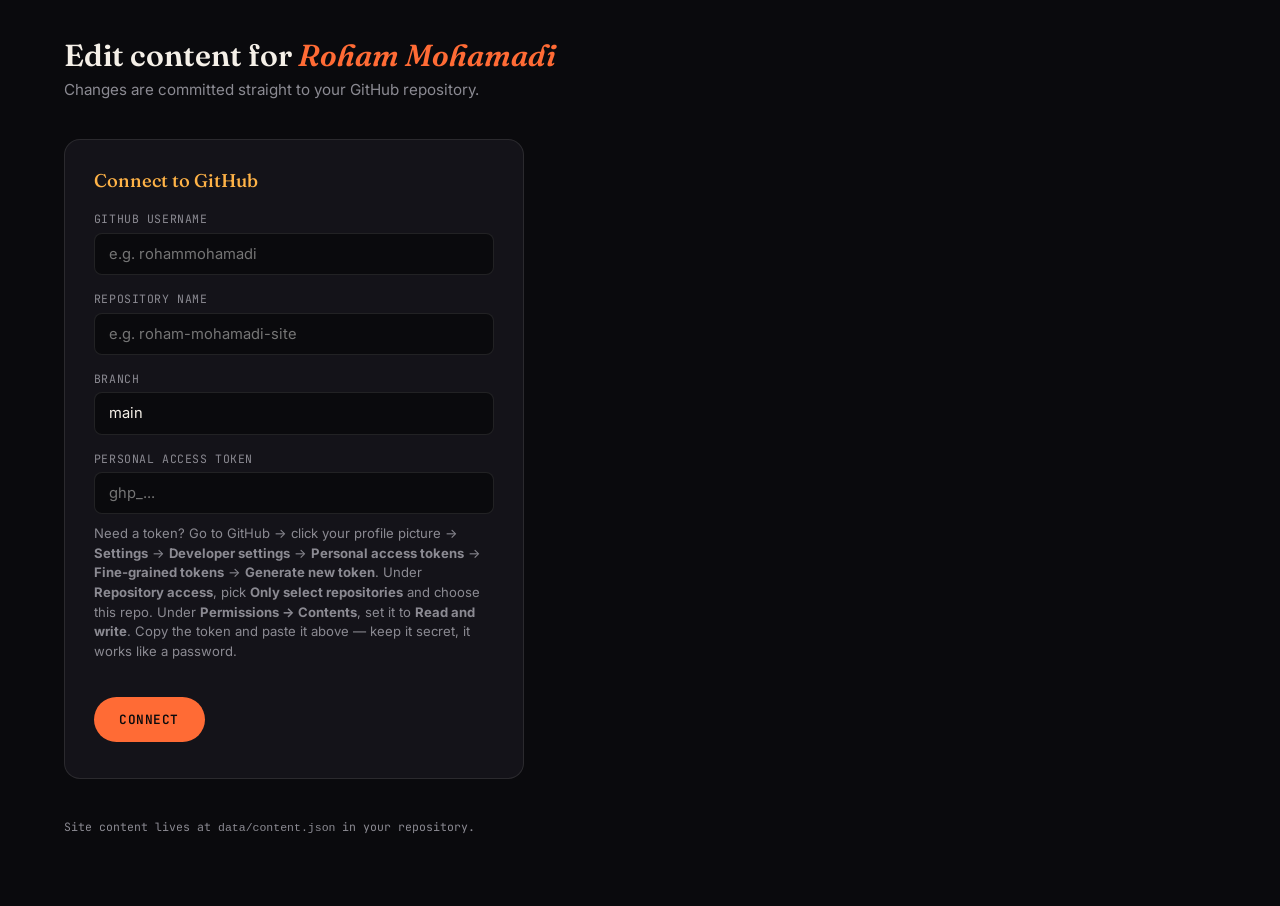
<file: admin/index.html>
<!DOCTYPE html>
<html lang="en">
<head>
<meta charset="UTF-8">
<meta name="viewport" content="width=device-width, initial-scale=1.0">
<title>Edit Content — Roham Mohamadi</title>
<meta name="robots" content="noindex, nofollow">
<link rel="preconnect" href="https://fonts.googleapis.com">
<link rel="preconnect" href="https://fonts.gstatic.com" crossorigin>
<link href="https://fonts.googleapis.com/css2?family=Fraunces:ital,opsz,wght@0,9..144,500;0,9..144,600;1,9..144,500&family=Inter:wght@400;500;600&family=JetBrains+Mono:wght@400;500&display=swap" rel="stylesheet">
<style>
  :root{
    --void:#0a0a0d; --panel:#141319; --panel-2:#1c1a22;
    --orange:#ff6b35; --amber:#ffb347; --bone:#f5f0e8; --gray:#8b8a92;
    --line:rgba(245,240,232,0.1);
    --display:"Fraunces", Georgia, serif;
    --body:"Inter", -apple-system, sans-serif;
    --mono:"JetBrains Mono", monospace;
  }
  *{box-sizing:border-box;}
  body{
    margin:0; background:var(--void); color:var(--bone);
    font-family:var(--body); min-height:100vh;
    padding:4vh 5vw 8vh;
  }
  h1{font-family:var(--display); font-weight:600; font-size:1.9rem; margin:0 0 0.4rem;}
  h1 span{color:var(--orange); font-style:italic;}
  .sub{color:var(--gray); margin:0 0 2.5rem; font-size:0.95rem;}
  .card{
    background:var(--panel); border:1px solid var(--line); border-radius:16px;
    padding:1.8rem; margin-bottom:1.4rem; max-width:640px;
  }
  .card h2{
    font-family:var(--display); font-weight:500; font-size:1.15rem;
    margin:0 0 1.2rem; color:var(--amber);
  }
  label{
    display:block; font-family:var(--mono); font-size:0.72rem;
    letter-spacing:0.05em; text-transform:uppercase; color:var(--gray);
    margin:1rem 0 0.4rem;
  }
  label:first-of-type{margin-top:0;}
  input[type=text], input[type=password], input[type=number], textarea{
    width:100%; background:var(--void); border:1px solid var(--line);
    border-radius:8px; padding:0.7rem 0.9rem; color:var(--bone);
    font-family:var(--body); font-size:0.92rem; resize:vertical;
    transition:border-color 0.25s ease;
  }
  input:focus, textarea:focus{outline:none; border-color:var(--orange);}
  textarea{min-height:70px; line-height:1.5;}
  .row2{display:grid; grid-template-columns:1fr 1fr; gap:1rem;}
  .btn{
    font-family:var(--mono); font-size:0.8rem; letter-spacing:0.04em;
    text-transform:uppercase; padding:0.85rem 1.6rem; border-radius:999px;
    border:none; cursor:pointer; transition:transform 0.25s ease, opacity 0.25s ease;
  }
  .btn-primary{background:var(--orange); color:var(--void); font-weight:600;}
  .btn-primary:hover{transform:translateY(-2px);}
  .btn-primary:disabled{opacity:0.5; cursor:not-allowed; transform:none;}
  .btn-ghost{background:transparent; border:1px solid var(--line); color:var(--bone);}
  .btn-ghost:hover{border-color:var(--orange); color:var(--orange);}
  .msg{
    font-family:var(--mono); font-size:0.82rem; padding:0.9rem 1rem;
    border-radius:10px; margin-bottom:1.4rem; max-width:640px; display:none;
  }
  .msg.show{display:block;}
  .msg.ok{background:rgba(255,107,53,0.12); border:1px solid rgba(255,107,53,0.35); color:var(--amber);}
  .msg.err{background:rgba(255,80,80,0.1); border:1px solid rgba(255,80,80,0.35); color:#ff8080;}
  .top-bar{display:flex; justify-content:space-between; align-items:center; flex-wrap:wrap; gap:1rem; margin-bottom:1.5rem; max-width:640px;}
  .hint{color:var(--gray); font-size:0.82rem; margin-top:0.6rem; line-height:1.5;}
  .hint a{color:var(--orange);}
  #app{display:none;}
  #loginScreen .card{max-width:460px;}
  footer{margin-top:2.5rem; color:var(--gray); font-family:var(--mono); font-size:0.72rem;}
  .section-actions{position:sticky; bottom:0; background:linear-gradient(to top, var(--void) 60%, transparent); padding:1.5rem 0 0.5rem; max-width:640px;}
  .ach-block{padding:0.9rem 0; border-top:1px solid var(--line);}
  .ach-block:first-child{border-top:none; padding-top:0;}
  .ach-preview{
    width:100%; max-width:180px; aspect-ratio:4/3; border-radius:8px;
    background:var(--void); border:1px solid var(--line);
    display:flex; align-items:center; justify-content:center;
    overflow:hidden; margin-top:0.5rem; color:var(--gray); font-size:0.72rem; font-family:var(--mono);
  }
  .ach-preview img{width:100%; height:100%; object-fit:cover;}
  input[type=file]{
    width:100%; background:var(--void); border:1px solid var(--line);
    border-radius:8px; padding:0.6rem 0.8rem; color:var(--gray);
    font-family:var(--body); font-size:0.85rem;
  }
</style>
</head>
<body>

<h1>Edit content for <span>Roham Mohamadi</span></h1>
<p class="sub">Changes are committed straight to your GitHub repository.</p>

<div id="loginScreen">
  <div class="msg err" id="loginError"></div>
  <div class="card">
    <h2>Connect to GitHub</h2>
    <label for="ghOwner">GitHub username</label>
    <input type="text" id="ghOwner" placeholder="e.g. rohammohamadi">
    <label for="ghRepo">Repository name</label>
    <input type="text" id="ghRepo" placeholder="e.g. roham-mohamadi-site">
    <label for="ghBranch">Branch</label>
    <input type="text" id="ghBranch" value="main">
    <label for="ghToken">Personal access token</label>
    <input type="password" id="ghToken" placeholder="ghp_...">
    <p class="hint">
      Need a token? Go to GitHub &rarr; click your profile picture &rarr;
      <b>Settings</b> &rarr; <b>Developer settings</b> &rarr;
      <b>Personal access tokens</b> &rarr; <b>Fine-grained tokens</b> &rarr;
      <b>Generate new token</b>. Under <b>Repository access</b>, pick
      <b>Only select repositories</b> and choose this repo. Under
      <b>Permissions &rarr; Contents</b>, set it to <b>Read and write</b>.
      Copy the token and paste it above &mdash; keep it secret, it works like a password.
    </p>
    <div class="section-actions" style="position:static; background:none; padding-top:1.4rem;">
      <button class="btn btn-primary" onclick="connect()">Connect</button>
    </div>
  </div>
</div>

<div id="app">
  <div class="top-bar">
    <span class="hint" id="repoLabel"></span>
    <button class="btn btn-ghost" onclick="logout()">Log out</button>
  </div>
  <div class="msg" id="statusMsg"></div>

  <div class="card">
    <h2>Hero</h2>
    <label>Eyebrow line</label>
    <input type="text" id="f_hero_eyebrow">
    <div class="row2">
      <div><label>First name</label><input type="text" id="f_hero_firstName"></div>
      <div><label>Last name</label><input type="text" id="f_hero_lastName"></div>
    </div>
    <label>Subtitle</label>
    <textarea id="f_hero_subtitle"></textarea>
  </div>

  <div class="card">
    <h2>About</h2>
    <label>Lead paragraph</label>
    <textarea id="f_about_lead"></textarea>
    <label>Detail paragraph</label>
    <textarea id="f_about_detail"></textarea>
  </div>

  <div class="card">
    <h2>Biography Archive Page</h2>
    <label>Page title</label>
    <input type="text" id="f_biography_pageTitle">
    <label>Page intro</label>
    <textarea id="f_biography_pageIntro"></textarea>
    <div id="biographyFields"></div>
  </div>

  <div class="card">
    <h2>Interests — 3 cards</h2>
    <div id="interestsFields"></div>
  </div>

  <div class="card">
    <h2>Path / Timeline — 4 steps</h2>
    <div id="timelineFields"></div>
  </div>

  <div class="card">
    <h2>Skills — 4 bars</h2>
    <div id="skillsFields"></div>
  </div>

  <div class="card">
    <h2>Right Now</h2>
    <p class="hint" style="margin-top:0;">Shown as a small highlighted line under the hero. Update this whenever something changes.</p>
    <label>What are you doing right now?</label>
    <textarea id="f_now_text"></textarea>
  </div>

  <div class="card">
    <h2>Achievements &mdash; 3 cards</h2>
    <p class="hint" style="margin-top:0;">Optional photo for each (medal, certificate, etc). Uploading a new photo replaces the old one.</p>
    <div id="achievementsFields"></div>
  </div>

  <div class="card">
    <h2>Contact</h2>
    <label>Description</label>
    <textarea id="f_contact_description"></textarea>
    <label>Email</label>
    <input type="text" id="f_contact_email">
    <div class="row2">
      <div><label>LinkedIn URL</label><input type="text" id="f_contact_linkedin"></div>
      <div><label>GitHub URL</label><input type="text" id="f_contact_github"></div>
    </div>
    <label>Instagram URL</label>
    <input type="text" id="f_contact_instagram">
  </div>

  <div class="section-actions">
    <button class="btn btn-primary" id="saveBtn" onclick="save()">Save &amp; publish</button>
  </div>
</div>

<footer>Site content lives at <code>data/content.json</code> in your repository.</footer>

<script>
let state = { owner:'', repo:'', branch:'main', token:'', sha:'' };

function buildRepeatingFields(containerId, keys, fields){
  const container = document.getElementById(containerId);
  container.innerHTML = keys.map((key, i) => {
    return `<div style="padding:0.9rem 0; border-top:${i>0 ? '1px solid var(--line)' : 'none'};">
      <label style="margin-top:${i>0?'0.9rem':'0'};">${key.label}</label>
      ${fields.map(f => `
        <label>${f.label}</label>
        ${f.type === 'textarea'
          ? `<textarea id="f_${key.id}_${f.name}"></textarea>`
          : `<input type="${f.type||'text'}" id="f_${key.id}_${f.name}">`}
      `).join('')}
    </div>`;
  }).join('');
}

buildRepeatingFields('biographyFields',
  [{id:'topic1',label:'Folder 1'},{id:'topic2',label:'Folder 2'},{id:'topic3',label:'Folder 3'},{id:'topic4',label:'Folder 4'},{id:'topic5',label:'Folder 5'}],
  [{name:'folderLabel',label:'Folder label (e.g. 001 — EARLY YEARS)'},{name:'title',label:'Title'},{name:'body',label:'Body text',type:'textarea'}]
);
buildRepeatingFields('interestsFields',
  [{id:'card1',label:'Card 1'},{id:'card2',label:'Card 2'},{id:'card3',label:'Card 3'}],
  [{name:'tag',label:'Tag label'},{name:'title',label:'Title'},{name:'description',label:'Description',type:'textarea'}]
);
buildRepeatingFields('timelineFields',
  [{id:'item1',label:'Step 1'},{id:'item2',label:'Step 2'},{id:'item3',label:'Step 3'},{id:'item4',label:'Step 4'}],
  [{name:'title',label:'Title'},{name:'description',label:'Description',type:'textarea'}]
);
buildRepeatingFields('skillsFields',
  [{id:'skill1',label:'Skill 1'},{id:'skill2',label:'Skill 2'},{id:'skill3',label:'Skill 3'},{id:'skill4',label:'Skill 4'}],
  [{name:'name',label:'Name'},{name:'level',label:'Level (0-100)',type:'number'}]
);

function buildAchievementFields(){
  const container = document.getElementById('achievementsFields');
  const keys = ['ach1','ach2','ach3'];
  container.innerHTML = keys.map((key, i) => `
    <div class="ach-block">
      <label style="margin-top:0;">Achievement ${i+1}</label>
      <label>Title</label>
      <input type="text" id="f_${key}_title">
      <label>Short note</label>
      <textarea id="f_${key}_note"></textarea>
      <label>Photo (optional)</label>
      <input type="file" accept="image/*" id="f_${key}_file" onchange="previewAchievementFile('${key}')">
      <input type="hidden" id="f_${key}_existingImage">
      <div class="ach-preview" id="f_${key}_preview">No photo yet</div>
    </div>
  `).join('');
}
buildAchievementFields();

function previewAchievementFile(key){
  const input = document.getElementById(`f_${key}_file`);
  const preview = document.getElementById(`f_${key}_preview`);
  if (!input.files || !input.files[0]) return;
  const reader = new FileReader();
  reader.onload = (e) => {
    preview.innerHTML = `<img src="${e.target.result}" alt="preview">`;
  };
  reader.readAsDataURL(input.files[0]);
}

function b64EncodeUnicode(str){
  return btoa(encodeURIComponent(str).replace(/%([0-9A-F]{2})/g, (m, p1) => String.fromCharCode('0x' + p1)));
}
function b64DecodeUnicode(str){
  return decodeURIComponent(atob(str).split('').map(c => '%' + ('00' + c.charCodeAt(0).toString(16)).slice(-2)).join(''));
}

function showMsg(id, text, type){
  const el = document.getElementById(id);
  el.textContent = text;
  el.className = 'msg show ' + type;
}

async function connect(){
  const owner = document.getElementById('ghOwner').value.trim();
  const repo = document.getElementById('ghRepo').value.trim();
  const branch = document.getElementById('ghBranch').value.trim() || 'main';
  const token = document.getElementById('ghToken').value.trim();

  if (!owner || !repo || !token){
    showMsg('loginError', 'Please fill in username, repository name, and token.', 'err');
    return;
  }

  try{
    const res = await fetch(`https://api.github.com/repos/${owner}/${repo}/contents/data/content.json?ref=${branch}`, {
      headers: { Authorization: `token ${token}`, Accept: 'application/vnd.github+json' }
    });
    if (!res.ok){
      const body = await res.json().catch(() => ({}));
      throw new Error(body.message || `GitHub returned ${res.status}`);
    }
    const data = await res.json();
    const content = JSON.parse(b64DecodeUnicode(data.content.replace(/\n/g, '')));

    state = { owner, repo, branch, token, sha: data.sha };
    sessionStorage.setItem('rm_admin_state', JSON.stringify(state));

    fillForm(content);
    document.getElementById('loginScreen').style.display = 'none';
    document.getElementById('app').style.display = 'block';
    document.getElementById('repoLabel').textContent = `Connected to ${owner}/${repo} (${branch})`;
  }catch(err){
    showMsg('loginError', 'Could not connect: ' + err.message, 'err');
  }
}

function fillForm(data){
  const set = (id, val) => { const el = document.getElementById(id); if (el) el.value = val ?? ''; };
  set('f_hero_eyebrow', data.hero?.eyebrow);
  set('f_hero_firstName', data.hero?.firstName);
  set('f_hero_lastName', data.hero?.lastName);
  set('f_hero_subtitle', data.hero?.subtitle);
  set('f_about_lead', data.about?.lead);
  set('f_about_detail', data.about?.detail);
  set('f_biography_pageTitle', data.biography?.pageTitle);
  set('f_biography_pageIntro', data.biography?.pageIntro);
  ['topic1','topic2','topic3','topic4','topic5'].forEach(k => {
    set(`f_${k}_folderLabel`, data.biography?.[k]?.folderLabel);
    set(`f_${k}_title`, data.biography?.[k]?.title);
    set(`f_${k}_body`, data.biography?.[k]?.body);
  });
  ['card1','card2','card3'].forEach(k => {
    set(`f_${k}_tag`, data.interests?.[k]?.tag);
    set(`f_${k}_title`, data.interests?.[k]?.title);
    set(`f_${k}_description`, data.interests?.[k]?.description);
  });
  ['item1','item2','item3','item4'].forEach(k => {
    set(`f_${k}_title`, data.timeline?.[k]?.title);
    set(`f_${k}_description`, data.timeline?.[k]?.description);
  });
  ['skill1','skill2','skill3','skill4'].forEach(k => {
    set(`f_${k}_name`, data.skills?.[k]?.name);
    set(`f_${k}_level`, data.skills?.[k]?.level);
  });
  set('f_now_text', data.now?.text);
  ['ach1','ach2','ach3'].forEach(key => {
    const a = data.achievements?.[key];
    set(`f_${key}_title`, a?.title);
    set(`f_${key}_note`, a?.note);
    set(`f_${key}_existingImage`, a?.image || '');
    const preview = document.getElementById(`f_${key}_preview`);
    if (preview){
      preview.innerHTML = a?.image ? `<img src="../${a.image}" alt="current">` : 'No photo yet';
    }
  });
  set('f_contact_description', data.contact?.description);
  set('f_contact_email', data.contact?.email);
  set('f_contact_linkedin', data.contact?.linkedin);
  set('f_contact_github', data.contact?.github);
  set('f_contact_instagram', data.contact?.instagram);
}

function collectForm(){
  const get = id => document.getElementById(id)?.value ?? '';
  const obj = {
    hero: {
      eyebrow: get('f_hero_eyebrow'), firstName: get('f_hero_firstName'),
      lastName: get('f_hero_lastName'), subtitle: get('f_hero_subtitle')
    },
    about: { lead: get('f_about_lead'), detail: get('f_about_detail') },
    biography: {
      pageTitle: get('f_biography_pageTitle'),
      pageIntro: get('f_biography_pageIntro')
    },
    interests: {}, timeline: {}, skills: {}, achievements: {},
    now: { text: get('f_now_text') },
    contact: {
      description: get('f_contact_description'), email: get('f_contact_email'),
      linkedin: get('f_contact_linkedin'), github: get('f_contact_github'),
      instagram: get('f_contact_instagram')
    }
  };
  ['card1','card2','card3'].forEach(k => {
    obj.interests[k] = { tag: get(`f_${k}_tag`), title: get(`f_${k}_title`), description: get(`f_${k}_description`) };
  });
  ['topic1','topic2','topic3','topic4','topic5'].forEach(k => {
    obj.biography[k] = { folderLabel: get(`f_${k}_folderLabel`), title: get(`f_${k}_title`), body: get(`f_${k}_body`) };
  });
  ['item1','item2','item3','item4'].forEach(k => {
    obj.timeline[k] = { title: get(`f_${k}_title`), description: get(`f_${k}_description`) };
  });
  ['skill1','skill2','skill3','skill4'].forEach(k => {
    obj.skills[k] = { name: get(`f_${k}_name`), level: Number(get(`f_${k}_level`)) || 0 };
  });
  ['ach1','ach2','ach3'].forEach(k => {
    obj.achievements[k] = {
      title: get(`f_${k}_title`), note: get(`f_${k}_note`),
      image: get(`f_${k}_existingImage`)
    };
  });
  return obj;
}

async function uploadAchievementImage(key){
  const input = document.getElementById(`f_${key}_file`);
  if (!input.files || !input.files[0]) return null; // no new photo chosen, keep existing
  const file = input.files[0];
  const ext = (file.name.split('.').pop() || 'jpg').toLowerCase().replace(/[^a-z0-9]/g, '') || 'jpg';
  const path = `images/achievements/${key}.${ext}`;

  const base64 = await new Promise((resolve, reject) => {
    const reader = new FileReader();
    reader.onload = () => resolve(reader.result.split(',')[1]);
    reader.onerror = reject;
    reader.readAsDataURL(file);
  });

  let existingSha = null;
  try{
    const getRes = await fetch(`https://api.github.com/repos/${state.owner}/${state.repo}/contents/${path}?ref=${state.branch}`, {
      headers: { Authorization: `token ${state.token}`, Accept: 'application/vnd.github+json' }
    });
    if (getRes.ok){
      const getData = await getRes.json();
      existingSha = getData.sha;
    }
  }catch(e){ /* no existing file at this path, that's fine */ }

  const putBody = { message: `Update achievement photo (${key})`, content: base64, branch: state.branch };
  if (existingSha) putBody.sha = existingSha;

  const putRes = await fetch(`https://api.github.com/repos/${state.owner}/${state.repo}/contents/${path}`, {
    method: 'PUT',
    headers: { Authorization: `token ${state.token}`, Accept: 'application/vnd.github+json' },
    body: JSON.stringify(putBody)
  });
  if (!putRes.ok){
    const body = await putRes.json().catch(() => ({}));
    throw new Error(`Photo upload failed (${key}): ${body.message || putRes.status}`);
  }
  return path;
}

async function save(){
  const btn = document.getElementById('saveBtn');
  btn.disabled = true;
  try{
    btn.textContent = 'Uploading photos…';
    for (const key of ['ach1', 'ach2', 'ach3']){
      const newPath = await uploadAchievementImage(key);
      if (newPath){
        document.getElementById(`f_${key}_existingImage`).value = newPath;
      }
    }

    btn.textContent = 'Saving…';
    const newContent = JSON.stringify(collectForm(), null, 2);
    const res = await fetch(`https://api.github.com/repos/${state.owner}/${state.repo}/contents/data/content.json`, {
      method: 'PUT',
      headers: { Authorization: `token ${state.token}`, Accept: 'application/vnd.github+json' },
      body: JSON.stringify({
        message: 'Update site content via admin panel',
        content: b64EncodeUnicode(newContent),
        sha: state.sha,
        branch: state.branch
      })
    });
    if (!res.ok){
      const body = await res.json().catch(() => ({}));
      throw new Error(body.message || `GitHub returned ${res.status}`);
    }
    const data = await res.json();
    state.sha = data.content.sha;
    showMsg('statusMsg', 'Saved. Your live site will update in about a minute.', 'ok');
  }catch(err){
    showMsg('statusMsg', 'Save failed: ' + err.message, 'err');
  }finally{
    btn.disabled = false;
    btn.textContent = 'Save & publish';
  }
}

function logout(){
  sessionStorage.removeItem('rm_admin_state');
  location.reload();
}

// Restore session if already connected in this tab
(function restore(){
  const saved = sessionStorage.getItem('rm_admin_state');
  if (!saved) return;
  try{
    const s = JSON.parse(saved);
    document.getElementById('ghOwner').value = s.owner;
    document.getElementById('ghRepo').value = s.repo;
    document.getElementById('ghBranch').value = s.branch;
    document.getElementById('ghToken').value = s.token;
    connect();
  }catch(e){}
})();
</script>
</body>
</html>
</file>
